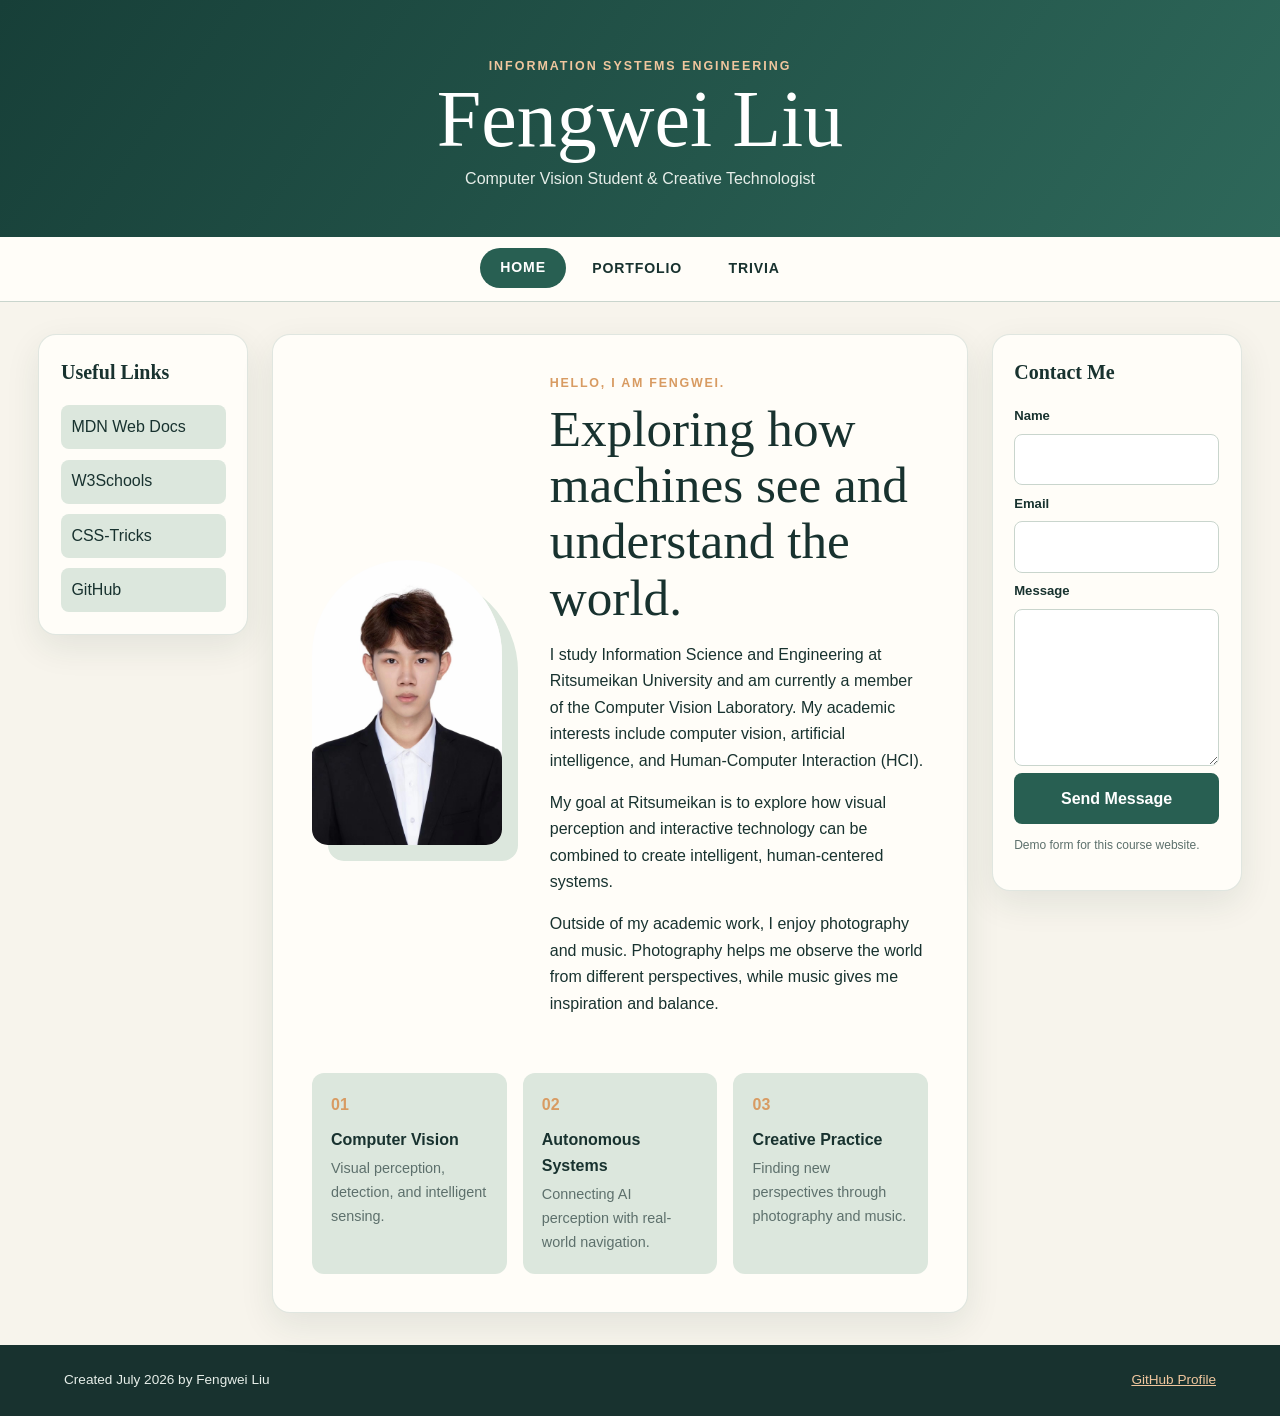
<file: index.html>
<!DOCTYPE html>
<html lang="en">
<head>
  <meta charset="UTF-8">
  <meta name="viewport" content="width=device-width, initial-scale=1.0">
  <meta name="description" content="Fengwei Liu's personal academic website">
  <title>Fengwei Liu | Home</title>
  <link rel="stylesheet" href="style.css">
</head>
<body>
  <header class="site-header">
    <p class="eyebrow">Information Systems Engineering</p>
    <h1>Fengwei Liu</h1>
    <p>Computer Vision Student &amp; Creative Technologist</p>
  </header>

  <nav class="navbar" aria-label="Main navigation">
    <a class="active" href="index.html">Home</a>
    <a href="portfolio.html">Portfolio</a>
    <a href="trivia.html">Trivia</a>
  </nav>

  <div class="page-layout">
    <aside class="sidebar useful-links">
      <h2>Useful Links</h2>
      <ul>
        <li><a href="https://developer.mozilla.org/" target="_blank" rel="noopener noreferrer">MDN Web Docs</a></li>
        <li><a href="https://www.w3schools.com/" target="_blank" rel="noopener noreferrer">W3Schools</a></li>
        <li><a href="https://css-tricks.com/" target="_blank" rel="noopener noreferrer">CSS-Tricks</a></li>
        <li><a href="https://github.com/" target="_blank" rel="noopener noreferrer">GitHub</a></li>
      </ul>
    </aside>

    <main class="main-content">
      <section class="hero-card">
        <img class="profile-photo" src="images/profile.jpg" alt="Portrait of Fengwei Liu">
        <div>
          <p class="section-label">Hello, I am Fengwei.</p>
          <h2>Exploring how machines see and understand the world.</h2>
          <p>I study Information Science and Engineering at Ritsumeikan University and am currently a member of the Computer Vision Laboratory. My academic interests include computer vision, artificial intelligence, and Human-Computer Interaction (HCI).</p>
          <p>My goal at Ritsumeikan is to explore how visual perception and interactive technology can be combined to create intelligent, human-centered systems.</p>
          <p>Outside of my academic work, I enjoy photography and music. Photography helps me observe the world from different perspectives, while music gives me inspiration and balance.</p>
        </div>
      </section>

      <section class="interest-grid" aria-label="Main interests">
        <article><span>01</span><h3>Computer Vision</h3><p>Visual perception, detection, and intelligent sensing.</p></article>
        <article><span>02</span><h3>Autonomous Systems</h3><p>Connecting AI perception with real-world navigation.</p></article>
        <article><span>03</span><h3>Creative Practice</h3><p>Finding new perspectives through photography and music.</p></article>
      </section>
    </main>

    <aside class="sidebar contact-panel">
      <h2>Contact Me</h2>
      <form class="contact-form" action="#" method="get">
        <label for="name">Name</label>
        <input id="name" name="name" type="text" minlength="2" required>
        <label for="email">Email</label>
        <input id="email" name="email" type="email" required>
        <label for="message">Message</label>
        <textarea id="message" name="message" rows="5" minlength="10" required></textarea>
        <button type="submit">Send Message</button>
      </form>
      <p class="form-note">Demo form for this course website.</p>
    </aside>
  </div>

  <footer class="site-footer">
    <p>Created July 2026 by Fengwei Liu</p>
    <a href="https://github.com/LIU-Fengwei" target="_blank" rel="noopener noreferrer">GitHub Profile</a>
  </footer>
</body>
</html>
</file>
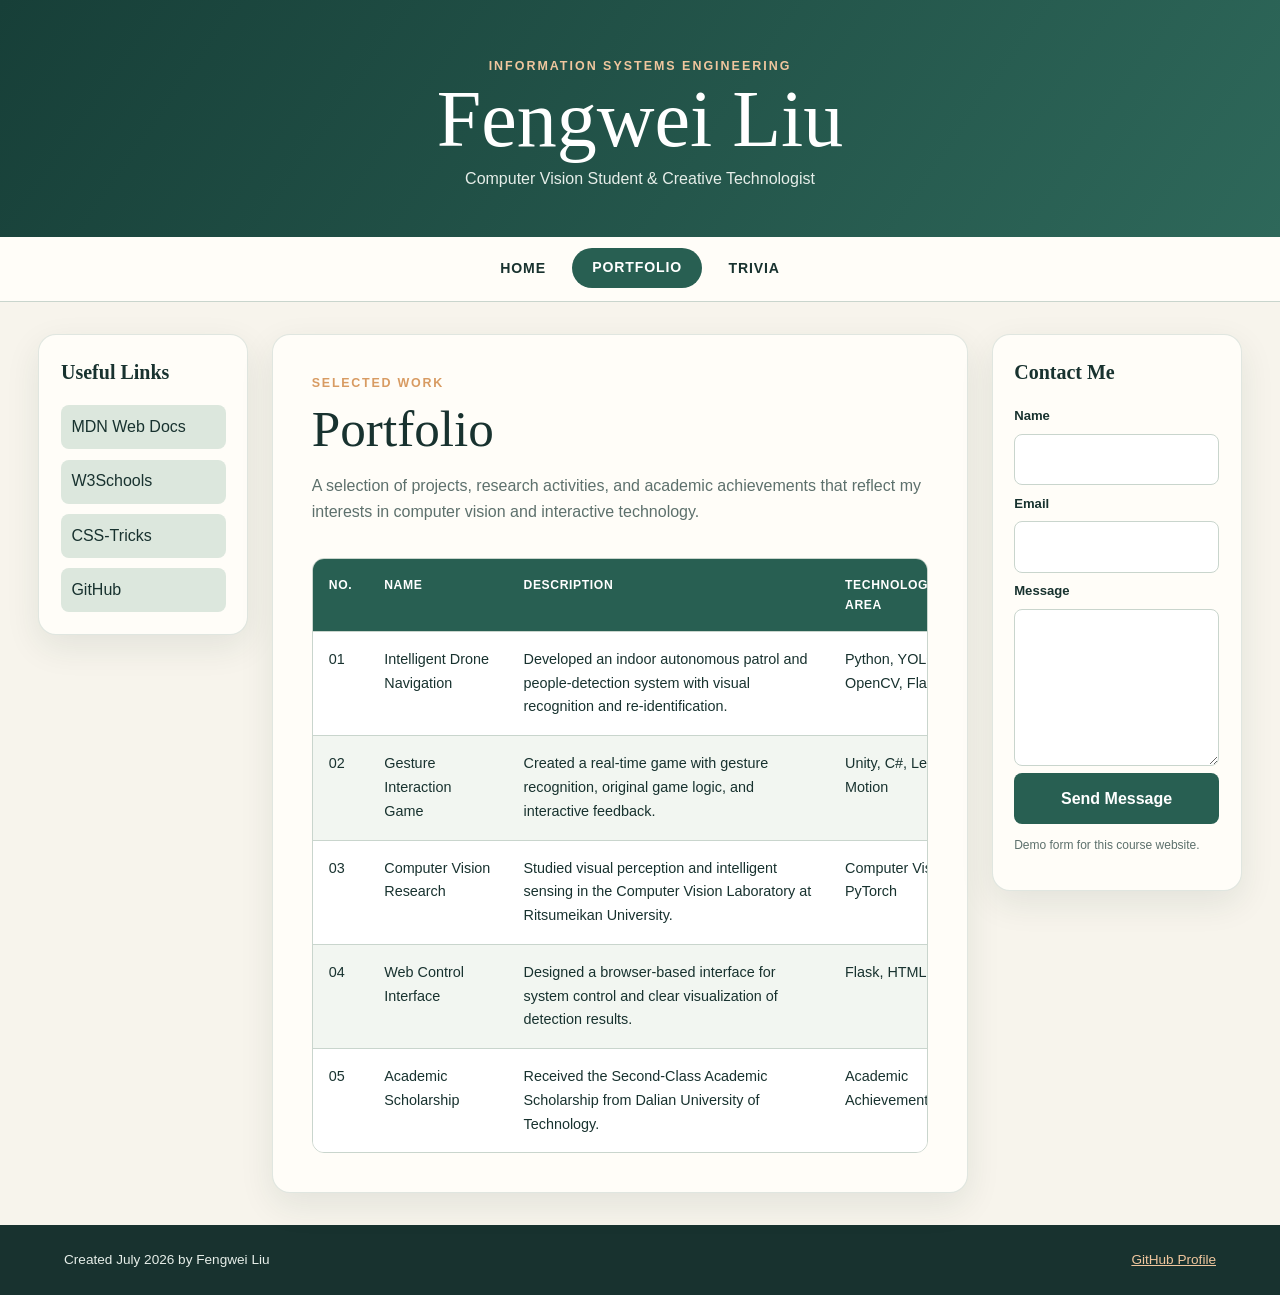
<file: portfolio.html>
<!DOCTYPE html>
<html lang="en">
<head>
  <meta charset="UTF-8">
  <meta name="viewport" content="width=device-width, initial-scale=1.0">
  <meta name="description" content="Fengwei Liu's academic and technical portfolio">
  <title>Fengwei Liu | Portfolio</title>
  <link rel="stylesheet" href="style.css">
</head>
<body>
  <header class="site-header"><p class="eyebrow">Information Systems Engineering</p><h1>Fengwei Liu</h1><p>Computer Vision Student &amp; Creative Technologist</p></header>
  <nav class="navbar" aria-label="Main navigation"><a href="index.html">Home</a><a class="active" href="portfolio.html">Portfolio</a><a href="trivia.html">Trivia</a></nav>
  <div class="page-layout">
    <aside class="sidebar useful-links">
      <h2>Useful Links</h2>
      <ul>
        <li><a href="https://developer.mozilla.org/" target="_blank" rel="noopener noreferrer">MDN Web Docs</a></li>
        <li><a href="https://www.w3schools.com/" target="_blank" rel="noopener noreferrer">W3Schools</a></li>
        <li><a href="https://css-tricks.com/" target="_blank" rel="noopener noreferrer">CSS-Tricks</a></li>
        <li><a href="https://github.com/" target="_blank" rel="noopener noreferrer">GitHub</a></li>
      </ul>
    </aside>
    <main class="main-content">
      <section class="page-intro"><p class="section-label">Selected work</p><h2>Portfolio</h2><p>A selection of projects, research activities, and academic achievements that reflect my interests in computer vision and interactive technology.</p></section>
      <div class="table-wrapper">
        <table>
          <caption>Academic and technical portfolio</caption>
          <thead><tr><th>No.</th><th>Name</th><th>Description</th><th>Technology / Area</th><th>Date</th></tr></thead>
          <tbody>
            <tr><td>01</td><td>Intelligent Drone Navigation</td><td>Developed an indoor autonomous patrol and people-detection system with visual recognition and re-identification.</td><td>Python, YOLOv8, OpenCV, Flask</td><td>2026</td></tr>
            <tr><td>02</td><td>Gesture Interaction Game</td><td>Created a real-time game with gesture recognition, original game logic, and interactive feedback.</td><td>Unity, C#, Leap Motion</td><td>2026</td></tr>
            <tr><td>03</td><td>Computer Vision Research</td><td>Studied visual perception and intelligent sensing in the Computer Vision Laboratory at Ritsumeikan University.</td><td>Computer Vision, PyTorch</td><td>2025–2026</td></tr>
            <tr><td>04</td><td>Web Control Interface</td><td>Designed a browser-based interface for system control and clear visualization of detection results.</td><td>Flask, HTML, CSS</td><td>2026</td></tr>
            <tr><td>05</td><td>Academic Scholarship</td><td>Received the Second-Class Academic Scholarship from Dalian University of Technology.</td><td>Academic Achievement</td><td>2023–2025</td></tr>
          </tbody>
        </table>
      </div>
    </main>
    <aside class="sidebar contact-panel">
      <h2>Contact Me</h2>
      <form class="contact-form" action="#" method="get">
        <label for="name">Name</label><input id="name" name="name" type="text" minlength="2" required>
        <label for="email">Email</label><input id="email" name="email" type="email" required>
        <label for="message">Message</label><textarea id="message" name="message" rows="5" minlength="10" required></textarea>
        <button type="submit">Send Message</button>
      </form>
      <p class="form-note">Demo form for this course website.</p>
    </aside>
  </div>
  <footer class="site-footer"><p>Created July 2026 by Fengwei Liu</p><a href="https://github.com/LIU-Fengwei" target="_blank" rel="noopener noreferrer">GitHub Profile</a></footer>
</body>
</html>
</file>
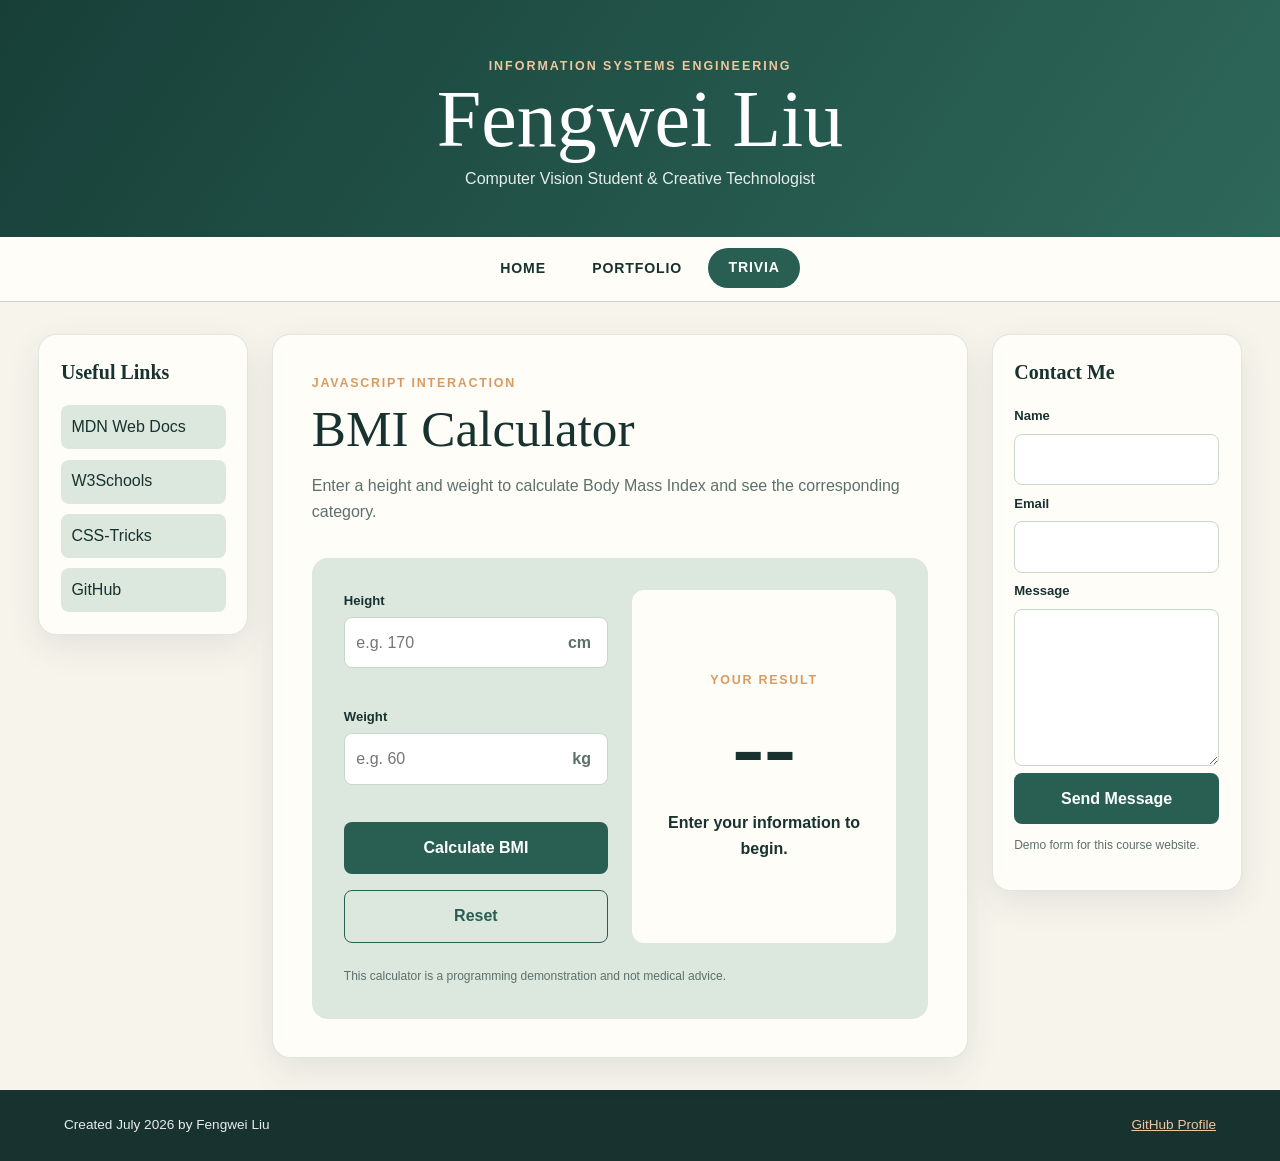
<file: trivia.html>
<!DOCTYPE html>
<html lang="en">
<head>
  <meta charset="UTF-8">
  <meta name="viewport" content="width=device-width, initial-scale=1.0">
  <meta name="description" content="Interactive BMI calculator by Fengwei Liu">
  <title>Fengwei Liu | Trivia</title>
  <link rel="stylesheet" href="style.css">
  <script src="script.js" defer></script>
</head>
<body>
  <header class="site-header"><p class="eyebrow">Information Systems Engineering</p><h1>Fengwei Liu</h1><p>Computer Vision Student &amp; Creative Technologist</p></header>
  <nav class="navbar" aria-label="Main navigation"><a href="index.html">Home</a><a href="portfolio.html">Portfolio</a><a class="active" href="trivia.html">Trivia</a></nav>
  <div class="page-layout">
    <aside class="sidebar useful-links">
      <h2>Useful Links</h2>
      <ul>
        <li><a href="https://developer.mozilla.org/" target="_blank" rel="noopener noreferrer">MDN Web Docs</a></li>
        <li><a href="https://www.w3schools.com/" target="_blank" rel="noopener noreferrer">W3Schools</a></li>
        <li><a href="https://css-tricks.com/" target="_blank" rel="noopener noreferrer">CSS-Tricks</a></li>
        <li><a href="https://github.com/" target="_blank" rel="noopener noreferrer">GitHub</a></li>
      </ul>
    </aside>
    <main class="main-content">
      <section class="page-intro"><p class="section-label">JavaScript interaction</p><h2>BMI Calculator</h2><p>Enter a height and weight to calculate Body Mass Index and see the corresponding category.</p></section>
      <section class="calculator-card">
        <form id="bmi-form" novalidate>
          <div class="input-group"><label for="height">Height</label><div class="input-with-unit"><input id="height" name="height" type="number" min="80" max="250" step="0.1" placeholder="e.g. 170" required><span>cm</span></div><small id="height-error" class="error" aria-live="polite"></small></div>
          <div class="input-group"><label for="weight">Weight</label><div class="input-with-unit"><input id="weight" name="weight" type="number" min="20" max="300" step="0.1" placeholder="e.g. 60" required><span>kg</span></div><small id="weight-error" class="error" aria-live="polite"></small></div>
          <button type="submit">Calculate BMI</button>
          <button type="reset" class="secondary-button">Reset</button>
        </form>
        <div id="bmi-result" class="result-panel" aria-live="polite">
          <p class="result-kicker">Your result</p><strong id="bmi-value">--</strong><p id="bmi-category">Enter your information to begin.</p>
        </div>
        <p class="health-note">This calculator is a programming demonstration and not medical advice.</p>
      </section>
    </main>
    <aside class="sidebar contact-panel">
      <h2>Contact Me</h2>
      <form class="contact-form" action="#" method="get">
        <label for="name">Name</label><input id="name" name="name" type="text" minlength="2" required>
        <label for="email">Email</label><input id="email" name="email" type="email" required>
        <label for="message">Message</label><textarea id="message" name="message" rows="5" minlength="10" required></textarea>
        <button type="submit">Send Message</button>
      </form>
      <p class="form-note">Demo form for this course website.</p>
    </aside>
  </div>
  <footer class="site-footer"><p>Created July 2026 by Fengwei Liu</p><a href="https://github.com/LIU-Fengwei" target="_blank" rel="noopener noreferrer">GitHub Profile</a></footer>
</body>
</html>
</file>
<file: style.css>
:root {
  --ink: #18322f;
  --muted: #5d706c;
  --paper: #f7f4ec;
  --surface: #fffdf8;
  --sage: #dce7dd;
  --green: #285f52;
  --green-dark: #19483e;
  --line: #c9d5cd;
  --accent: #d89b62;
  --shadow: 0 12px 35px rgba(24, 50, 47, 0.09);
}

* { box-sizing: border-box; }
html { scroll-behavior: smooth; }
body { margin: 0; color: var(--ink); background: var(--paper); font-family: Inter, "Helvetica Neue", Arial, sans-serif; line-height: 1.65; }
a { color: var(--green); }
a:hover, a:focus-visible { color: var(--accent); }

.site-header { padding: 3.5rem 5vw 2.8rem; text-align: center; color: white; background: linear-gradient(125deg, #173f38, #2e685a); }
.site-header h1 { margin: .15rem 0; font-family: Georgia, "Times New Roman", serif; font-size: clamp(2.5rem, 7vw, 5rem); line-height: 1; font-weight: 500; }
.site-header p { margin: .45rem 0 0; color: #e6eee9; }
.site-header .eyebrow { margin: 0; color: #f0c69e; font-size: .78rem; font-weight: 700; letter-spacing: .16em; text-transform: uppercase; }

.navbar { display: flex; justify-content: center; gap: .4rem; position: sticky; top: 0; z-index: 10; padding: .7rem; background: rgba(255,253,248,.96); border-bottom: 1px solid var(--line); backdrop-filter: blur(10px); }
.navbar a { padding: .55rem 1.25rem; color: var(--ink); border-radius: 999px; font-size: .88rem; font-weight: 700; letter-spacing: .06em; text-decoration: none; text-transform: uppercase; transition: .2s ease; }
.navbar a:hover, .navbar a:focus-visible, .navbar a.active { color: white; background: var(--green); transform: translateY(-1px); }

.page-layout { display: grid; grid-template-columns: minmax(165px, 210px) minmax(0, 1fr) minmax(205px, 250px); gap: 1.5rem; width: min(1450px, 94vw); margin: 2rem auto; align-items: start; }
.sidebar, .main-content { background: var(--surface); border: 1px solid rgba(40,95,82,.14); border-radius: 18px; box-shadow: var(--shadow); }
.sidebar { padding: 1.35rem; }
.sidebar h2 { margin: 0 0 1rem; font-family: Georgia, serif; font-size: 1.25rem; }
.useful-links ul { display: grid; gap: .65rem; margin: 0; padding: 0; list-style: none; }
.useful-links a { display: block; padding: .55rem .65rem; color: var(--ink); background: var(--sage); border-radius: 8px; text-decoration: none; transition: .2s ease; }
.useful-links a:hover, .useful-links a:focus-visible { color: white; background: var(--green); transform: translateX(4px); }
.main-content { min-height: 560px; padding: clamp(1.4rem, 3vw, 3rem); }

.hero-card { display: grid; grid-template-columns: minmax(190px, .65fr) 1.35fr; gap: clamp(1.5rem, 4vw, 3rem); align-items: center; }
.profile-photo { width: 100%; max-height: 500px; object-fit: cover; object-position: center 18%; border-radius: 120px 120px 20px 20px; box-shadow: 16px 16px 0 var(--sage); }
.section-label, .result-kicker { margin: 0 0 .45rem; color: var(--accent); font-size: .78rem; font-weight: 800; letter-spacing: .14em; text-transform: uppercase; }
.hero-card h2, .page-intro h2 { margin: 0 0 1rem; font-family: Georgia, serif; font-size: clamp(2rem, 4vw, 3.5rem); line-height: 1.1; font-weight: 500; }
.interest-grid { display: grid; grid-template-columns: repeat(3, 1fr); gap: 1rem; margin-top: 2.5rem; }
.interest-grid article { padding: 1.2rem; background: var(--sage); border-radius: 12px; }
.interest-grid span { color: var(--accent); font-weight: 800; }
.interest-grid h3 { margin: .5rem 0 .25rem; font-size: 1rem; }
.interest-grid p { margin: 0; color: var(--muted); font-size: .9rem; }

.contact-form { display: grid; gap: .45rem; }
label { font-size: .82rem; font-weight: 750; }
input, textarea { width: 100%; padding: .72rem; color: var(--ink); background: #fff; border: 1px solid var(--line); border-radius: 8px; font: inherit; }
input:focus, textarea:focus { outline: 3px solid rgba(216,155,98,.28); border-color: var(--accent); }
button { padding: .78rem 1rem; color: white; background: var(--green); border: 0; border-radius: 8px; font: inherit; font-weight: 750; cursor: pointer; transition: .2s ease; }
button:hover, button:focus-visible { background: var(--green-dark); transform: translateY(-1px); }
.form-note, .health-note { color: var(--muted); font-size: .75rem; }

.page-intro { max-width: 780px; margin-bottom: 2rem; }
.page-intro p:last-child { color: var(--muted); }
.table-wrapper { overflow-x: auto; border: 1px solid var(--line); border-radius: 12px; }
table { width: 100%; min-width: 760px; border-collapse: collapse; background: white; font-size: .9rem; }
caption { position: absolute; width: 1px; height: 1px; overflow: hidden; clip: rect(0,0,0,0); }
th, td { padding: 1rem; text-align: left; vertical-align: top; border-bottom: 1px solid var(--line); }
th { color: white; background: var(--green); font-size: .76rem; letter-spacing: .05em; text-transform: uppercase; }
tbody tr:nth-child(even) { background: #f2f6f1; }
tbody tr:hover { background: #e7efe8; }
tbody tr:last-child td { border-bottom: 0; }

.calculator-card { display: grid; grid-template-columns: 1fr 1fr; gap: 1.5rem; padding: clamp(1.2rem, 3vw, 2rem); background: var(--sage); border-radius: 16px; }
#bmi-form { display: grid; gap: 1rem; }
.input-group { display: grid; gap: .35rem; }
.input-with-unit { display: grid; grid-template-columns: 1fr auto; align-items: center; background: white; border: 1px solid var(--line); border-radius: 8px; overflow: hidden; }
.input-with-unit input { border: 0; }
.input-with-unit span { padding: 0 1rem; color: var(--muted); font-weight: 700; }
.secondary-button { color: var(--green); background: transparent; border: 1px solid var(--green); }
.secondary-button:hover, .secondary-button:focus-visible { color: white; }
.error { min-height: 1.2em; color: #a6382d; }
.result-panel { display: grid; place-content: center; min-height: 260px; padding: 2rem; text-align: center; background: var(--surface); border-radius: 12px; }
#bmi-value { font-family: Georgia, serif; font-size: clamp(3.5rem, 8vw, 6rem); line-height: 1; }
#bmi-category { margin-bottom: 0; font-weight: 700; }
.health-note { grid-column: 1 / -1; margin: 0; }

.site-footer { display: flex; justify-content: space-between; gap: 1rem; padding: 1.5rem 5vw; color: #e6eee9; background: var(--ink); font-size: .85rem; }
.site-footer p { margin: 0; }
.site-footer a { color: #f0c69e; }

@media (max-width: 1050px) {
  .page-layout { grid-template-columns: 180px minmax(0, 1fr); }
  .contact-panel { grid-column: 1 / -1; }
  .contact-form { grid-template-columns: 1fr 1fr; }
  .contact-form label, .contact-form input, .contact-form textarea, .contact-form button { grid-column: auto; }
  .contact-form textarea, .contact-form button { grid-column: 1 / -1; }
}

@media (max-width: 760px) {
  .site-header { padding-top: 2.7rem; }
  .navbar { gap: 0; }
  .navbar a { padding: .5rem .8rem; font-size: .75rem; }
  .page-layout { grid-template-columns: 1fr; width: min(92vw, 650px); }
  .useful-links ul { grid-template-columns: repeat(2, 1fr); }
  .hero-card, .calculator-card { grid-template-columns: 1fr; }
  .profile-photo { width: min(75%, 320px); margin: 0 auto; }
  .interest-grid { grid-template-columns: 1fr; }
  .contact-panel { grid-column: auto; }
  .contact-form { grid-template-columns: 1fr; }
  .contact-form textarea, .contact-form button { grid-column: auto; }
  .site-footer { flex-direction: column; text-align: center; }
}

@media (max-width: 420px) {
  .useful-links ul { grid-template-columns: 1fr; }
  .main-content, .sidebar { padding: 1.1rem; }
}
</file>
